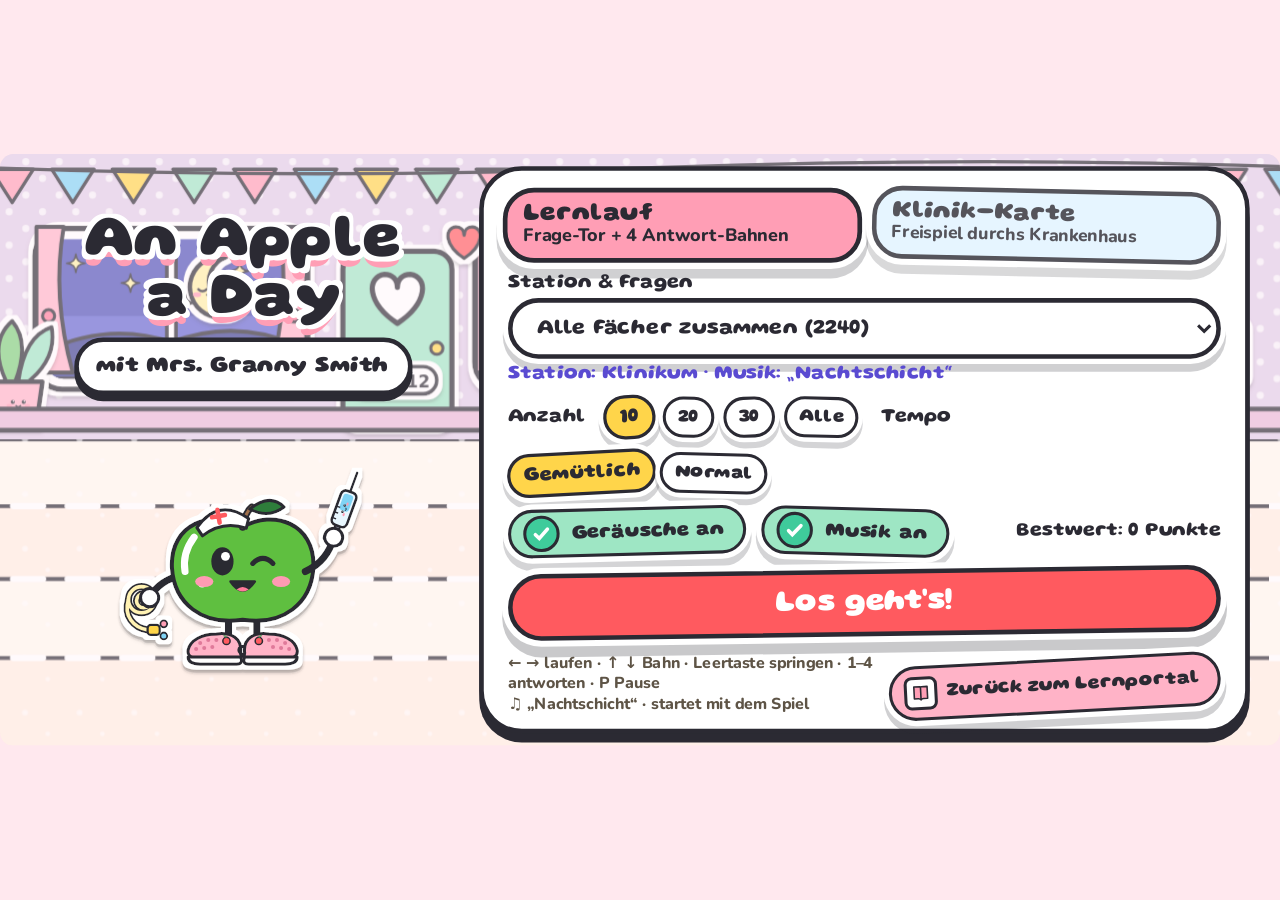
<file: game/index.html>
<!DOCTYPE html>
<html lang="de">

<head>
  <meta charset="utf-8">
  <meta name="viewport" content="width=device-width, initial-scale=1, viewport-fit=cover">
  <title>An Apple a Day</title>
  <link rel="preconnect" href="https://fonts.googleapis.com">
  <link rel="preconnect" href="https://fonts.gstatic.com" crossorigin>
  <link href="https://fonts.googleapis.com/css2?family=Gluten:wght@500;700;800&family=Nunito:wght@700;800&display=swap"
    rel="stylesheet">
  <link rel="stylesheet" href="game.css">
</head>

<body>
  <div id="loading">Mrs. Granny Smith zieht ihre Crocs an …</div>
  <div id="stage">
    <div id="wrap">
      <canvas id="cv" aria-label="Spielfeld: Mrs. Granny Smith läuft durch den Krankenhausflur"></canvas>
      <div id="hud" hidden>
        <div class="l"><button type="button" id="bPause" class="btn" aria-label="Pause"><svg width="16" height="16"
              viewBox="0 0 16 16" aria-hidden="true">
              <rect x="2" y="1" width="4" height="14" rx="2" fill="#2B2A33"></rect>
              <rect x="10" y="1" width="4" height="14" rx="2" fill="#2B2A33"></rect>
            </svg></button>
          <div class="chip" id="hHearts" aria-label="Leben"><svg width="20" height="18" viewBox="-12 -12 24 22"
              aria-hidden="true">
              <path d="M0 8 C-12 0 -12 -10 -5 -11 C-2 -11 0 -9 0 -6 C0 -9 2 -11 5 -11 C12 -10 12 0 0 8Z" fill="#FF5A5F"
                stroke="#2B2A33" stroke-width="2.2"></path>
            </svg><svg width="20" height="18" viewBox="-12 -12 24 22" aria-hidden="true">
              <path d="M0 8 C-12 0 -12 -10 -5 -11 C-2 -11 0 -9 0 -6 C0 -9 2 -11 5 -11 C12 -10 12 0 0 8Z" fill="#FF5A5F"
                stroke="#2B2A33" stroke-width="2.2"></path>
            </svg><svg width="20" height="18" viewBox="-12 -12 24 22" aria-hidden="true">
              <path d="M0 8 C-12 0 -12 -10 -5 -11 C-2 -11 0 -9 0 -6 C0 -9 2 -11 5 -11 C12 -10 12 0 0 8Z" fill="#FF5A5F"
                stroke="#2B2A33" stroke-width="2.2"></path>
            </svg><svg width="20" height="18" viewBox="-12 -12 24 22" aria-hidden="true">
              <path d="M0 8 C-12 0 -12 -10 -5 -11 C-2 -11 0 -9 0 -6 C0 -9 2 -11 5 -11 C12 -10 12 0 0 8Z" fill="#FF5A5F"
                stroke="#2B2A33" stroke-width="2.2"></path>
            </svg><svg width="20" height="18" viewBox="-12 -12 24 22" aria-hidden="true">
              <path d="M0 8 C-12 0 -12 -10 -5 -11 C-2 -11 0 -9 0 -6 C0 -9 2 -11 5 -11 C12 -10 12 0 0 8Z" fill="#FF5A5F"
                stroke="#2B2A33" stroke-width="2.2"></path>
            </svg></div>
          <div class="chip" id="hProg">Frage 1 / 10</div>
        </div>
        <div class="r"><button type="button" class="btn musbtn" id="bSfx" aria-pressed="true"
            aria-label="Toneffekte ausschalten"><svg width="20" height="20" viewBox="0 0 20 20" aria-hidden="true">
              <path d="M3 8 h3 l5 -4 v12 l-5 -4 h-3z" fill="#2B2A33"></path>
              <path d="M14 7 q2 3 0 6 M16 5 q4 5 0 10" stroke="#2B2A33" stroke-width="1.8" fill="none"
                stroke-linecap="round"></path>
              <path class="x" d="M2 2 L18 18" stroke="#FF3D6E" stroke-width="2.8" stroke-linecap="round"></path>
            </svg></button><button type="button" class="btn musbtn" id="bMus" aria-pressed="true"
            aria-label="Musik ausschalten"><svg width="20" height="20" viewBox="0 0 20 20" aria-hidden="true">
              <path d="M7 15 V4 l9 -2 v11" fill="none" stroke="#2B2A33" stroke-width="2.2" stroke-linejoin="round">
              </path>
              <circle cx="5" cy="15" r="2.6" fill="#2B2A33"></circle>
              <circle cx="14" cy="13" r="2.6" fill="#2B2A33"></circle>
              <path class="x" d="M2 2 L18 18" stroke="#FF3D6E" stroke-width="2.8" stroke-linecap="round"></path>
            </svg></button>
          <div class="chip" id="hLvl" style="background:#E0F3FF">Level 1</div>
          <div class="chip" style="background:#EDE6FF" id="hTod">Nachtdienst</div>
          <div class="chip"><svg width="18" height="18" viewBox="-9 -10 18 20" aria-hidden="true">
              <circle cx="0" cy="1" r="7" fill="#FF5A5F" stroke="#2B2A33" stroke-width="2"></circle>
              <path d="M0 -6 q1 -3 3 -3" stroke="#2B2A33" stroke-width="2" fill="none"></path>
            </svg><span id="hApples">0</span></div>
          <div class="chip"><span id="hScore">0</span>&nbsp;P</div>
          <div class="chip"><span id="hStreak">×1</span></div>
        </div>
      </div>
      <div id="qbar" hidden>
        <div id="qText"></div>
        <div id="qSrc" hidden></div>
        <div id="qOpts" hidden></div>
        <div id="qRes" class="qres" hidden></div>
      </div>
      <canvas id="cvTop" aria-hidden="true"></canvas>
      <div id="ctrl" hidden>
        <div class="col"><button type="button" class="btn" id="bUp" aria-label="Bahn nach oben">▲</button><button
            type="button" class="btn" id="bDn" aria-label="Bahn nach unten">▼</button></div>
        <div class="col">
          <div style="display:flex;gap:8px"><button type="button" class="btn" id="bL"
              aria-label="Zurück laufen">◀</button><button type="button" class="btn" id="bR"
              aria-label="Vorwärts laufen">▶</button></div><button type="button" class="btn"
            id="bJump">Springen</button>
        </div>
      </div>

      <div id="menu" class="ov" hidden>
        <div class="left">
          <div class="title">An Apple<br>a Day</div>
          <div class="two"><span class="chip">mit Mrs. Granny Smith</span></div>
          <img id="mApple" alt="Mrs. Granny Smith winkt mit Spritze und Katheter">
        </div>
        <div class="right card">
          <div class="modes">
            <button type="button" class="btn mode" data-mode="lern"
              aria-pressed="true"><span>Lernlauf</span><small>Frage-Tor + 4 Antwort-Bahnen</small></button>
            <button type="button" class="btn mode" data-mode="karte"
              aria-pressed="false"><span>Klinik-Karte</span><small>Freispiel durchs Krankenhaus</small></button>
          </div>
          <div id="mLern" style="display:flex;flex-direction:column;gap:9px">
            <label class="lbl" id="mSubjRow" for="mSubj" style="display:flex;flex-direction:column;gap:4px">Station
              &amp; Fragen<select id="mSubj"></select></label><span id="mStation" class="lbl"
              style="color:#5A4BD1;margin-top:-4px">Station: Klinikum</span>
            <div class="row"><span id="mCount" style="display:contents"><span class="lbl">Anzahl</span>
                <div class="seg" role="group" aria-label="Anzahl Fragen"><button type="button"
                    data-count="10">10</button><button type="button" data-count="20">20</button><button type="button"
                    data-count="30">30</button><button type="button" data-count="0">Alle</button></div>
              </span>
              <span class="lbl" style="margin-left:2px">Tempo</span>
              <div class="seg" role="group" aria-label="Tempo"><button type="button"
                  data-tempo="gemuetlich">Gemütlich</button><button type="button" data-tempo="normal">Normal</button>
              </div>
            </div>
          </div>
          <div class="row"><button type="button" class="btn tog" id="mSfx" aria-pressed="true">Geräusche
              an</button><button type="button" class="btn tog" id="mMus" aria-pressed="true">Musik an</button><span
              class="lbl" id="mBest" style="margin-left:auto">Bestwert: 0</span></div>
          <button type="button" class="btn" id="mStart">Los geht's!</button>
          <div class="foot"><span>← → laufen · ↑ ↓ Bahn · Leertaste springen · 1–4 antworten · P Pause<br><span
                class="musinfo">♫ Lo-Fi</span></span><a class="portal" href="../index.html#start"
              onclick="if(parent!==window){parent.postMessage('aad-back','*');return false}">Zurück zum Lernportal</a>
          </div>
        </div>
      </div>

      <div id="mapUi" hidden>
        <button type="button" class="btn" id="kBack">‹ Menü</button>
        <div class="top">
          <div class="chip" id="kWhere">Erdgeschoss</div>
          <div class="chip" id="kStars">★ 0 / 33</div><button type="button" class="btn musbtn" id="kSfx"
            aria-pressed="true" aria-label="Toneffekte ausschalten"><svg width="20" height="20" viewBox="0 0 20 20"
              aria-hidden="true">
              <path d="M3 8 h3 l5 -4 v12 l-5 -4 h-3z" fill="#2B2A33"></path>
              <path d="M14 7 q2 3 0 6 M16 5 q4 5 0 10" stroke="#2B2A33" stroke-width="1.8" fill="none"
                stroke-linecap="round"></path>
              <path class="x" d="M2 2 L18 18" stroke="#FF3D6E" stroke-width="2.8" stroke-linecap="round"></path>
            </svg></button><button type="button" class="btn musbtn" id="kMus" aria-pressed="true"
            aria-label="Musik ausschalten"><svg width="20" height="20" viewBox="0 0 20 20" aria-hidden="true">
              <path d="M7 15 V4 l9 -2 v11" fill="none" stroke="#2B2A33" stroke-width="2.2" stroke-linejoin="round">
              </path>
              <circle cx="5" cy="15" r="2.6" fill="#2B2A33"></circle>
              <circle cx="14" cy="13" r="2.6" fill="#2B2A33"></circle>
              <path class="x" d="M2 2 L18 18" stroke="#FF3D6E" stroke-width="2.8" stroke-linecap="round"></path>
            </svg></button>
        </div>
        <div class="hint">Station oder Namen anklicken = direkt öffnen · ← → laufen · ↑ ↓ Lift · Leertaste: betreten ·
          Esc Menü</div>
      </div>
      <div id="mapCard" class="ov" hidden role="dialog" aria-modal="true" aria-labelledby="kcName">
        <div class="card"><img id="kcImg" alt="Mrs. Granny Smith jubelt">
          <div>
            <div id="kcStars">☆☆☆</div>
            <h2 id="kcName">Station</h2>
            <div class="sub" id="kcSub"></div>
            <div class="sub" id="kcMus" style="color:#5A4BD1"></div>
            <div class="sub" id="kcBest" style="font-size:12px"></div>
            <div class="row"><button type="button" class="btn" id="kcLern"
                style="background:#FF9EB5">Lernlauf</button><button type="button" class="btn"
                id="kcBack">Zurück</button></div>
            <div class="sub" style="font-size:11.5px;margin-top:6px">Sterne: ab 5 Fragen · 50 % ★ · 75 % ★★ · 90 % ★★★
            </div>
          </div>
        </div>
      </div>
      <div id="visite" class="ov" hidden role="dialog" aria-modal="true" aria-labelledby="vName">
        <div class="card vcard"><img id="vImg" alt="">
          <div class="vbody">
            <div class="vhead"><span id="vName" class="g">Dr. Aubergine fragt:</span><span class="vtime"><span
                  id="vSec">15</span> s</span></div>
            <div class="vbar"><i id="vBar"></i></div>
            <div id="vRule" style="font-weight:800;font-size:11.5px;color:#5E5446;margin-top:3px"></div>
            <div id="vQ" class="g"></div>
            <div id="vSrc" hidden></div>
            <div id="vOpts"></div>
            <div id="vFb" class="vfb"></div>
          </div>
        </div>
      </div>
      <div id="task" class="ov" hidden role="dialog" aria-modal="true" aria-labelledby="tName">
        <div class="card tcard"><img id="tImg" alt="">
          <div class="vbody">
            <div class="vhead"><span id="tName" class="g">Aufgabe</span><span class="vtime"><span id="tSec">10</span>
                s</span></div>
            <div class="vbar"><i id="tBar"></i></div>
            <div id="tRule" style="font-weight:800;font-size:11px;color:#5E5446"></div>
            <div id="tBody"></div>
            <div id="tFb" class="vfb"></div>
          </div>
        </div>
      </div>
      <div id="pauseOv" class="ov" hidden>
        <div class="card"><img id="pApple" alt="Mrs. Granny Smith macht ein Nickerchen">
          <div style="display:flex;flex-direction:column;gap:10px">
            <div class="g" style="font-weight:800;font-size:30px">Pause</div>
            <div class="musinfo" style="font-size:12px;font-weight:800;color:#5E5446;max-width:240px"></div><button
              type="button" class="btn" id="pResume" style="background:#7FE0B9">Weiter</button><button type="button"
              class="btn" id="pMenu">Zum Menü</button>
          </div>
        </div>
      </div>

      <div id="result" class="ov" hidden>
        <div class="card">
          <h2 id="rTitle">Schicht geschafft!</h2>
          <div id="rStats"></div>
          <div id="rWrong"></div>
          <div class="row" style="justify-content:flex-end"><button type="button" class="btn"
              id="rMenu">Menü</button><button type="button" class="btn" id="rAgain"
              style="background:#FF5A5F;color:#fff">Nochmal</button></div>
        </div>
      </div>
    </div>
  </div>
  <div id="rot" hidden>
    <div class="title" style="font-size:30px">Dreh dein Handy quer</div>
    <p style="font-weight:800;margin:0">Das Spiel ist fürs Querformat gemacht.</p><button type="button" class="btn"
      id="rotOk">Trotzdem spielen</button>
  </div>
  <script>
(function(){
  var V='1'; /* bei Änderungen hochzählen, damit Browser neue Dateien laden */
  var get=function(u){ return fetch(u+'?v='+V).then(function(r){ if(!r.ok) throw new Error(u); return r.json(); }); };
  var load=function(u){ return new Promise(function(ok,no){ var s=document.createElement('script'); s.src=u+'?v='+V; s.onload=ok; s.onerror=no; document.body.appendChild(s); }); };
  Promise.all([get('data/sprites.json'),get('data/questions.json')]).then(function(r){
    window.GAME_SPR=r[0]; window.GAME_QD=r[1];
    return load('lofi.js');
  }).then(function(){ return load('game.js'); }).catch(function(e){
    document.body.insertAdjacentHTML('afterbegin','<p style="padding:24px;font-family:system-ui">Das Spiel konnte nicht geladen werden. Bitte die Seite über einen Webserver öffnen (GitHub Pages oder <code>python3 -m http.server</code>).</p>');
  });
})();
  </script>
</body>

</html>
</file>
<file: game/game.css>
:root {
    --dk: #2B2A33
}

* {
    box-sizing: border-box
}

html,
body {
    margin: 0;
    height: 100%;
    background: #FFE8EE;
    overflow: hidden;
    touch-action: manipulation;
    -webkit-user-select: none;
    user-select: none
}

body {
    display: flex;
    align-items: center;
    justify-content: center;
    font-family: Nunito, system-ui, sans-serif;
    color: var(--dk);
    padding: env(safe-area-inset-top) env(safe-area-inset-right) env(safe-area-inset-bottom) env(safe-area-inset-left)
}

#stage {
    position: relative;
    overflow: hidden;
    border-radius: 14px
}

#wrap {
    position: absolute;
    left: 0;
    top: 0;
    width: 844px;
    height: 390px;
    transform-origin: 0 0
}

#cv {
    position: absolute;
    inset: 0;
    width: 844px;
    height: 390px;
    display: block;
    touch-action: none
}

#cvTop {
    position: absolute;
    inset: 0;
    width: 844px;
    height: 390px;
    display: block;
    pointer-events: none
}

[hidden] {
    display: none !important
}

.g {
    font-family: Gluten, Fredoka, system-ui, sans-serif
}

.pill,
.btn,
.chip {
    font-family: Gluten, Fredoka, system-ui, sans-serif;
    border: 3px solid var(--dk);
    box-shadow: 0 4px 0 var(--dk);
    border-radius: 999px;
    background: #fff;
    color: var(--dk)
}

.chip {
    height: 38px;
    padding: 0 12px;
    display: flex;
    align-items: center;
    gap: 6px;
    font-weight: 800;
    font-size: 15px;
    white-space: nowrap
}

.btn {
    min-height: 44px;
    padding: 0 18px;
    font-weight: 800;
    font-size: 16px;
    cursor: pointer;
    display: inline-flex;
    align-items: center;
    justify-content: center;
    gap: 8px
}

.btn:active {
    transform: translateY(3px);
    box-shadow: 0 1px 0 var(--dk)
}

.btn:focus-visible,
select:focus-visible {
    outline: 3px solid #5AB8F0;
    outline-offset: 3px
}

#hud {
    position: absolute;
    inset: 0;
    pointer-events: none
}

#hud .l,
#hud .r {
    position: absolute;
    top: 10px;
    display: flex;
    gap: 8px;
    align-items: center
}

#hud .l {
    left: 12px
}

#hud .r {
    right: 12px
}

#bPause,
.musbtn {
    pointer-events: auto;
    width: 44px;
    height: 44px;
    padding: 0;
    border-radius: 14px
}

.musbtn .x {
    display: none
}

.musbtn.off {
    background: #F2F0F5
}

.musbtn.off .x {
    display: inline
}

#qbar {
    position: absolute;
    top: 58px;
    left: 50%;
    transform: translateX(-50%);
    width: 600px;
    max-width: 600px;
    background: #fff;
    border: 3px solid var(--dk);
    box-shadow: 0 4px 0 var(--dk);
    border-radius: 18px;
    padding: 6px 14px;
    text-align: center;
    pointer-events: none
}

#qSrc,
#vSrc,
.tsrc {
    font-size: 11px;
    font-weight: 700;
    line-height: 1.25;
    color: #6B6152;
    margin-top: 3px;
    opacity: .9;
    overflow: hidden;
    text-overflow: ellipsis;
    display: -webkit-box;
    -webkit-line-clamp: 2;
    line-clamp: 2;
    -webkit-box-orient: vertical
}

#qSrc {
    -webkit-line-clamp: 1;
    line-clamp: 1
}

#qText {
    font-family: Gluten, Fredoka, system-ui, sans-serif;
    font-weight: 700;
    font-size: 15px;
    line-height: 1.2
}

#qOpts {
    display: grid;
    grid-template-columns: repeat(2, minmax(0, 1fr));
    gap: 3px 12px;
    margin-top: 5px;
    text-align: left
}

.qo {
    display: flex;
    gap: 6px;
    align-items: flex-start;
    font-weight: 800;
    font-size: 12.5px;
    line-height: 1.2
}

.qo i {
    font-style: normal;
    flex: none;
    width: 18px;
    height: 18px;
    border-radius: 50%;
    border: 2px solid var(--dk);
    color: #fff;
    display: grid;
    place-items: center;
    font-family: Gluten, Fredoka, system-ui, sans-serif;
    font-size: 10px
}

.qo em {
    color: #8A8494
}

.qo.dim {
    opacity: 0.4
}

.qo.right {
    background: #DDF8EE;
    border-radius: 8px;
    padding: 1px 4px 1px 1px
}

.qres {
    margin-top: 4px;
    font-weight: 800;
    font-size: 14px;
    border-radius: 10px;
    padding: 3px 10px
}

.qres.ok {
    background: #DDF8EE;
    color: #14694B
}

.qres.bad {
    background: #FFE3EC;
    color: #A01849
}

#ctrl {
    position: absolute;
    left: 10px;
    bottom: 10px;
    display: none;
    gap: 8px;
    align-items: flex-end
}

@media (pointer:coarse) {
    #ctrl:not([hidden]) {
        display: flex
    }
}

#ctrl .col {
    display: flex;
    flex-direction: column;
    gap: 8px
}

#ctrl .btn {
    width: 54px;
    height: 54px;
    padding: 0;
    border-radius: 18px;
    font-size: 22px;
    background: rgba(255, 255, 255, 0.92)
}

#ctrl #bJump {
    width: 116px;
    padding: 0 12px;
    font-size: 14px;
    background: #FFD54A
}

.ov {
    position: absolute;
    inset: 0;
    display: flex;
    align-items: center;
    justify-content: center;
    background: rgba(255, 232, 238, 0.55)
}

.card {
    background: #fff;
    border: 3.5px solid var(--dk);
    box-shadow: 0 6px 0 var(--dk);
    border-radius: 28px
}

/* Menü */
#menu {
    background: rgba(255, 240, 245, 0.35);
    justify-content: space-between;
    padding: 18px 20px;
    gap: 16px
}

#menu .left {
    width: 280px;
    display: flex;
    flex-direction: column;
    align-items: center;
    gap: 6px
}

.title {
    font-family: Gluten, Fredoka, system-ui, sans-serif;
    font-weight: 800;
    font-size: 40px;
    line-height: 0.95;
    text-align: center;
    text-shadow: 3px 3px 0 #fff, -3px -3px 0 #fff, 3px -3px 0 #fff, -3px 3px 0 #fff, 0 7px 0 #FF9EB5
}

.two {
    display: flex;
    align-items: center;
    gap: 8px
}

.badge {
    width: 48px;
    height: 48px;
    border-radius: 50%;
    background: #FF5A5F;
    color: #fff;
    border: 3px solid var(--dk);
    box-shadow: 0 4px 0 var(--dk);
    display: grid;
    place-items: center;
    font-family: Gluten, Fredoka, system-ui, sans-serif;
    font-weight: 800;
    font-size: 24px
}

#mApple {
    width: 200px;
    height: auto;
    filter: drop-shadow(0 2px 0 rgba(43, 42, 51, 0.1))
}

#menu .right {
    flex: 1;
    max-width: 510px;
    padding: 12px 16px 10px;
    display: flex;
    flex-direction: column;
    gap: 9px
}

.modes {
    display: grid;
    grid-template-columns: 1fr 1fr;
    gap: 10px
}

.mode {
    border-radius: 20px;
    text-align: left;
    padding: 5px 10px;
    flex-direction: column;
    align-items: flex-start;
    gap: 0;
    min-height: 48px
}

.mode small {
    font-family: Nunito, system-ui, sans-serif;
    font-weight: 800;
    font-size: 11.5px
}

.mode[data-mode=lern] {
    background: #FFE3EC
}

.mode[data-mode=chill] {
    background: #DDF8EE
}

.mode[aria-pressed=true][data-mode=lern] {
    background: #FF9EB5
}

.mode[aria-pressed=true][data-mode=chill] {
    background: #7FE0B9
}

.mode[data-mode=karte] {
    background: #E0F3FF
}

.mode[aria-pressed=true][data-mode=karte] {
    background: #7FD3F5
}

.mode small {
    line-height: 1.15
}

.mode {
    box-shadow: 0 0 0 4px #fff, 0 6px 0 4px rgba(43, 42, 51, 0.22)
}

.mode[data-mode=lern] {
    transform: rotate(-1.2deg)
}

.mode[data-mode=karte] {
    transform: rotate(1.2deg)
}

.mode[aria-pressed=true] {
    transform: rotate(0) scale(1.03)
}

.mode[aria-pressed=false] {
    opacity: 0.8
}

select {
    width: 100%;
    height: 40px;
    border-radius: 999px;
    border: 3px solid var(--dk);
    box-shadow: 0 0 0 3.5px #fff, 0 5px 0 3.5px rgba(43, 42, 51, 0.22);
    background: #fff;
    padding: 0 12px;
    font-family: Gluten, Fredoka, system-ui, sans-serif;
    font-weight: 700;
    font-size: 14px;
    color: var(--dk)
}

.row {
    display: flex;
    gap: 10px;
    align-items: center;
    flex-wrap: wrap
}

.lbl {
    font-family: Gluten, Fredoka, system-ui, sans-serif;
    font-weight: 700;
    font-size: 13px
}

.seg {
    display: inline-flex;
    gap: 6px;
    padding: 0 3px
}

.seg button {
    border: 2.5px solid var(--dk);
    border-radius: 999px;
    background: #fff;
    font-family: Gluten, Fredoka, system-ui, sans-serif;
    font-weight: 800;
    font-size: 12px;
    padding: 0 8px;
    height: 27px;
    cursor: pointer;
    color: var(--dk);
    box-shadow: 0 0 0 3px #fff, 0 4px 0 3px rgba(43, 42, 51, 0.2);
    transition: transform .12s
}

.seg button:nth-child(odd) {
    transform: rotate(-2deg)
}

.seg button:nth-child(even) {
    transform: rotate(1.5deg)
}

.seg button[aria-pressed=true] {
    background: #FFD54A;
    transform: rotate(-3deg) scale(1.08)
}

.seg button:hover {
    transform: rotate(0) scale(1.06)
}

.tog {
    min-height: 32px;
    font-size: 13px;
    padding: 0 12px 0 8px;
    border-width: 2.5px;
    box-shadow: 0 0 0 3.5px #fff, 0 5px 0 3.5px rgba(43, 42, 51, 0.2);
    transform: rotate(-1.5deg)
}

.tog+.tog {
    transform: rotate(1.5deg)
}

.tog::before {
    content: '';
    width: 20px;
    height: 20px;
    border-radius: 50%;
    border: 2px solid var(--dk);
    background: #fff center/12px no-repeat
}

.tog[aria-pressed=true] {
    background: #9EE6C4
}

.tog[aria-pressed=true]::before {
    background-color: #3FCB9B;
    background-image: url("data:image/svg+xml,%3Csvg xmlns='http://www.w3.org/2000/svg' viewBox='0 0 12 12'%3E%3Cpath d='M2 6.5l2.5 2.5L10 3' stroke='white' stroke-width='2.4' fill='none' stroke-linecap='round'/%3E%3C/svg%3E")
}

.tog[aria-pressed=false] {
    background: #F2F0F5;
    color: #6B6475
}

.tog[aria-pressed=false]::before {
    background-color: #FFE3EC
}

#mStart {
    min-height: 44px;
    font-size: 20px;
    background: #FF5A5F;
    color: #fff;
    box-shadow: 0 0 0 4px #fff, 0 7px 0 4px rgba(43, 42, 51, 0.25);
    transform: rotate(-0.8deg)
}

#mStart:hover {
    transform: rotate(0) scale(1.02)
}

.foot {
    font-size: 10.5px;
    line-height: 1.3;
    font-weight: 800;
    color: #5E5446;
    display: flex;
    justify-content: space-between;
    align-items: center;
    gap: 10px;
    margin-top: 2px
}

.foot a.portal {
    flex: none;
    align-self: flex-end;
    display: inline-flex;
    align-items: center;
    gap: 6px;
    text-decoration: none;
    font-family: Gluten, Fredoka, system-ui, sans-serif;
    font-weight: 800;
    font-size: 12.5px;
    color: var(--dk);
    background: #FFB3C7;
    border: 2.5px solid var(--dk);
    border-radius: 999px;
    padding: 5px 12px 5px 8px;
    box-shadow: 0 0 0 3.5px #fff, 0 5px 0 3.5px rgba(43, 42, 51, 0.22);
    transform: rotate(-3deg);
    white-space: nowrap
}

.foot a.portal:hover {
    transform: rotate(0) scale(1.05)
}

.foot a.portal::before {
    content: '';
    width: 18px;
    height: 18px;
    border-radius: 5px;
    border: 2px solid var(--dk);
    background: #fff url("data:image/svg+xml,%3Csvg xmlns='http://www.w3.org/2000/svg' viewBox='0 0 16 16'%3E%3Cpath d='M3 3h4.5c.8 0 .5.5.5 1v9c-.3-.6-1-1-2-1H3zM13 3H8.5c-.8 0-.5.5-.5 1v9c.3-.6 1-1 2-1h3z' fill='%23FF9EB5' stroke='%232B2A33' stroke-width='1.2' stroke-linejoin='round'/%3E%3C/svg%3E") center/14px no-repeat
}

/* Visite */
#visite {
    background: rgba(43, 42, 51, 0.28)
}

.vcard {
    width: 700px;
    padding: 14px 18px;
    display: flex;
    gap: 14px;
    align-items: center
}

#vImg {
    width: 110px;
    flex: none
}

.vbody {
    flex: 1;
    display: flex;
    flex-direction: column;
    gap: 7px;
    min-width: 0
}

.vhead {
    display: flex;
    justify-content: space-between;
    align-items: center
}

#vName {
    font-weight: 800;
    font-size: 15px;
    color: #C2185B
}

.vtime {
    font-family: Gluten, Fredoka, system-ui, sans-serif;
    font-weight: 800;
    font-size: 18px
}

.vbar {
    height: 10px;
    border-radius: 999px;
    border: 2.5px solid var(--dk);
    background: #F2F0F5;
    overflow: hidden
}

.vbar i {
    display: block;
    height: 100%;
    width: 100%;
    background: #3FCB9B
}

#vQ {
    font-weight: 800;
    font-size: 18px;
    line-height: 1.2
}

#vOpts {
    display: grid;
    grid-template-columns: repeat(2, minmax(0, 1fr));
    gap: 7px
}

.vopt {
    display: flex;
    align-items: center;
    gap: 8px;
    text-align: left;
    min-height: 44px;
    padding: 5px 10px;
    border-radius: 16px;
    border: 3px solid var(--dk);
    box-shadow: 0 3px 0 var(--dk);
    background: #fff;
    font-family: Gluten, Fredoka, system-ui, sans-serif;
    font-weight: 700;
    font-size: 13.5px;
    line-height: 1.15;
    color: var(--dk);
    cursor: pointer
}

.vopt i {
    font-style: normal;
    flex: none;
    width: 24px;
    height: 24px;
    border-radius: 50%;
    border: 2.5px solid var(--dk);
    color: #fff;
    display: grid;
    place-items: center;
    font-size: 12px
}

.vopt:hover {
    background: #FFF6C9
}

.vopt:focus-visible {
    outline: 3px solid #5AB8F0;
    outline-offset: 2px
}

.vopt.right {
    background: #DDF8EE
}

.vopt.wrong {
    background: #FFE3EC
}

.vopt.dim {
    opacity: 0.45
}

.vfb {
    min-height: 18px;
    font-weight: 800;
    font-size: 14px
}

.vfb.ok {
    color: #14694B
}

.vfb.bad {
    color: #A01849
}

/* Figuren-Aufgaben */
#task {
    background: rgba(43, 42, 51, 0.28)
}

.tcard {
    width: 760px;
    max-height: 370px;
    padding: 12px 16px;
    display: flex;
    gap: 12px;
    align-items: flex-start
}

#tImg {
    width: 92px;
    flex: none;
    margin-top: 18px
}

#tName {
    font-weight: 800;
    font-size: 15px;
    color: #5A4BD1
}

#tBody {
    display: flex;
    flex-direction: column;
    gap: 6px;
    min-height: 0;
    touch-action: none
}

.tk {
    font-family: Gluten, Fredoka, system-ui, sans-serif;
    font-weight: 800;
    font-size: 15px
}

.tsub {
    font-size: 11.5px;
    font-weight: 800;
    color: #6B6475;
    margin-top: -4px
}

.tq {
    font-weight: 800;
    font-size: 15px;
    line-height: 1.2
}

.tst {
    font-size: 15px;
    background: #FFF6C9;
    border: 2.5px solid var(--dk);
    border-radius: 14px;
    padding: 5px 10px
}

.tfb {
    display: grid;
    grid-template-columns: 1fr 1fr;
    gap: 10px
}

.tfb .vopt {
    justify-content: center;
    font-size: 17px;
    min-height: 50px
}

.tm {
    display: flex;
    flex-direction: column;
    gap: 5px
}

.trow {
    display: grid;
    grid-template-columns: 1fr 230px;
    gap: 8px;
    align-items: center
}

.tmq {
    font-weight: 700;
    font-size: 12.5px;
    line-height: 1.15
}

.tzone {
    min-height: 36px;
    border: 2.5px dashed #9C94A8;
    border-radius: 12px;
    display: flex;
    align-items: center;
    padding: 2px;
    background: #FAF8FC;
    position: relative
}

.tzone.good {
    border: 2.5px solid #3FCB9B;
    background: #DDF8EE
}

.tzone.bad {
    border: 2.5px solid #FF5A5F;
    background: #FFE3EC
}

.tzone.bad::after {
    content: '→ ' attr(data-sol);
    position: absolute;
    left: 4px;
    right: 4px;
    bottom: -14px;
    font-size: 10px;
    font-weight: 800;
    color: #14694B;
    white-space: nowrap;
    overflow: hidden;
    text-overflow: ellipsis
}

.tpool {
    display: flex;
    flex-wrap: wrap;
    gap: 6px;
    min-height: 38px;
    padding: 4px;
    border-radius: 12px;
    background: #F2F0F5
}

.tchip {
    display: inline-flex;
    align-items: center;
    max-width: 226px;
    padding: 5px 10px;
    border: 2.5px solid var(--dk);
    border-radius: 999px;
    background: #fff;
    box-shadow: 0 3px 0 var(--dk);
    font-family: Gluten, Fredoka, system-ui, sans-serif;
    font-weight: 700;
    font-size: 12px;
    line-height: 1.1;
    cursor: grab;
    user-select: none;
    touch-action: none
}

.tzone .tchip {
    width: 100%;
    max-width: none;
    box-shadow: none
}

.tchip.sel,
.titem.sel {
    outline: 3px solid #5AB8F0;
    outline-offset: 2px
}

.tchip.drag,
.titem.drag {
    position: relative;
    z-index: 5;
    box-shadow: 0 8px 14px rgba(43, 42, 51, 0.3);
    cursor: grabbing;
    transition: none
}

.tord {
    list-style: none;
    margin: 0;
    padding: 0;
    display: flex;
    flex-direction: column;
    gap: 5px
}

.titem {
    display: flex;
    align-items: center;
    gap: 8px;
    padding: 5px 10px;
    border: 2.5px solid var(--dk);
    border-radius: 14px;
    background: #fff;
    box-shadow: 0 3px 0 var(--dk);
    font-weight: 800;
    font-size: 13px;
    cursor: grab;
    user-select: none;
    touch-action: none
}

.titem i {
    font-style: normal;
    flex: none;
    width: 22px;
    height: 22px;
    border-radius: 50%;
    background: #B9A8FF;
    border: 2px solid var(--dk);
    display: grid;
    place-items: center;
    font-family: Gluten, Fredoka, system-ui, sans-serif;
    font-size: 11px
}

.titem.good {
    background: #DDF8EE
}

.titem.bad {
    background: #FFE3EC
}

.tcheck {
    align-self: flex-end;
    min-height: 38px;
    background: #FFD54A
}

.tcheck:disabled {
    opacity: 0.45
}

/* Pause & Ergebnis */
#pauseOv .card {
    padding: 18px 26px;
    display: flex;
    align-items: center;
    gap: 18px
}

#pApple {
    width: 120px
}

#result .card {
    width: 640px;
    max-height: 360px;
    padding: 16px 20px;
    display: flex;
    flex-direction: column;
    gap: 10px
}

#result h2 {
    margin: 0;
    font-family: Gluten, Fredoka, system-ui, sans-serif;
    font-size: 28px
}

#rStats {
    display: flex;
    gap: 8px;
    flex-wrap: wrap
}

#rStats .pill {
    padding: 4px 12px;
    font-weight: 800;
    font-size: 14px;
    box-shadow: 0 3px 0 var(--dk)
}

#rStats .gold {
    background: #FFD54A
}

#rWrong {
    overflow: auto;
    flex: 1;
    min-height: 0;
    display: flex;
    flex-direction: column;
    gap: 8px;
    padding-right: 4px
}

#rWrong h3 {
    margin: 0;
    font-family: Gluten, Fredoka, system-ui, sans-serif;
    font-size: 16px
}

.wr {
    background: #FFF6F8;
    border: 2px solid #F3C4D2;
    border-radius: 14px;
    padding: 8px 10px;
    font-size: 13px;
    line-height: 1.35
}

.wr .ok {
    color: #14694B;
    font-weight: 800
}

.wr .no {
    color: #A01849;
    font-weight: 700
}

.wr .ex {
    margin-top: 2px
}

.wr .src {
    color: #6B6475;
    font-size: 11.5px;
    margin-top: 2px
}

.allok {
    font-family: Gluten, Fredoka, system-ui, sans-serif;
    font-weight: 700;
    font-size: 16px;
    margin: 4px 0
}

#mapUi {
    position: absolute;
    inset: 0;
    pointer-events: none
}

#mapUi .top {
    position: absolute;
    top: 8px;
    right: 10px;
    display: flex;
    gap: 8px;
    align-items: center;
    pointer-events: auto
}

#mapUi .chip {
    height: 34px;
    font-size: 14px
}

#kBack {
    position: absolute;
    left: 58px;
    top: 8px;
    pointer-events: auto;
    min-height: 36px;
    padding: 0 14px;
    font-size: 14px
}

#kStars {
    background: #FFF3CC
}

#mapUi .hint {
    position: absolute;
    left: 50%;
    bottom: 6px;
    transform: translateX(-50%);
    background: rgba(255, 255, 255, 0.92);
    border: 2.5px solid var(--dk);
    border-radius: 999px;
    padding: 3px 12px;
    font-weight: 800;
    font-size: 11.5px;
    white-space: nowrap
}

@media (pointer:coarse) {
    #mapUi .hint {
        display: none
    }
}

#mapCard .card {
    display: flex;
    gap: 16px;
    align-items: center;
    padding: 16px 22px;
    max-width: 560px
}

#mapCard img {
    width: 120px;
    height: auto
}

#mapCard h2 {
    margin: 0;
    font-family: Gluten, Fredoka, system-ui, sans-serif;
    font-size: 26px;
    line-height: 1.05
}

#mapCard .sub {
    font-weight: 800;
    font-size: 13px;
    color: #5E5446
}

#kcStars {
    font-size: 24px;
    color: #E8A400;
    letter-spacing: 2px;
    line-height: 1
}

#mapCard .row {
    display: flex;
    gap: 8px;
    flex-wrap: wrap;
    margin-top: 8px
}

#mapCard .btn:disabled {
    opacity: 0.5;
    cursor: not-allowed
}

#rot {
    position: fixed;
    inset: 0;
    background: #FFE8EE;
    display: flex;
    flex-direction: column;
    align-items: center;
    justify-content: center;
    gap: 14px;
    z-index: 20;
    text-align: center;
    padding: 24px
}

#loading {
    position: fixed;
    inset: 0;
    display: grid;
    place-items: center;
    background: #FFE8EE;
    font-family: Gluten, Fredoka, system-ui, sans-serif;
    font-weight: 800;
    font-size: 22px;
    z-index: 30
}
</file>
